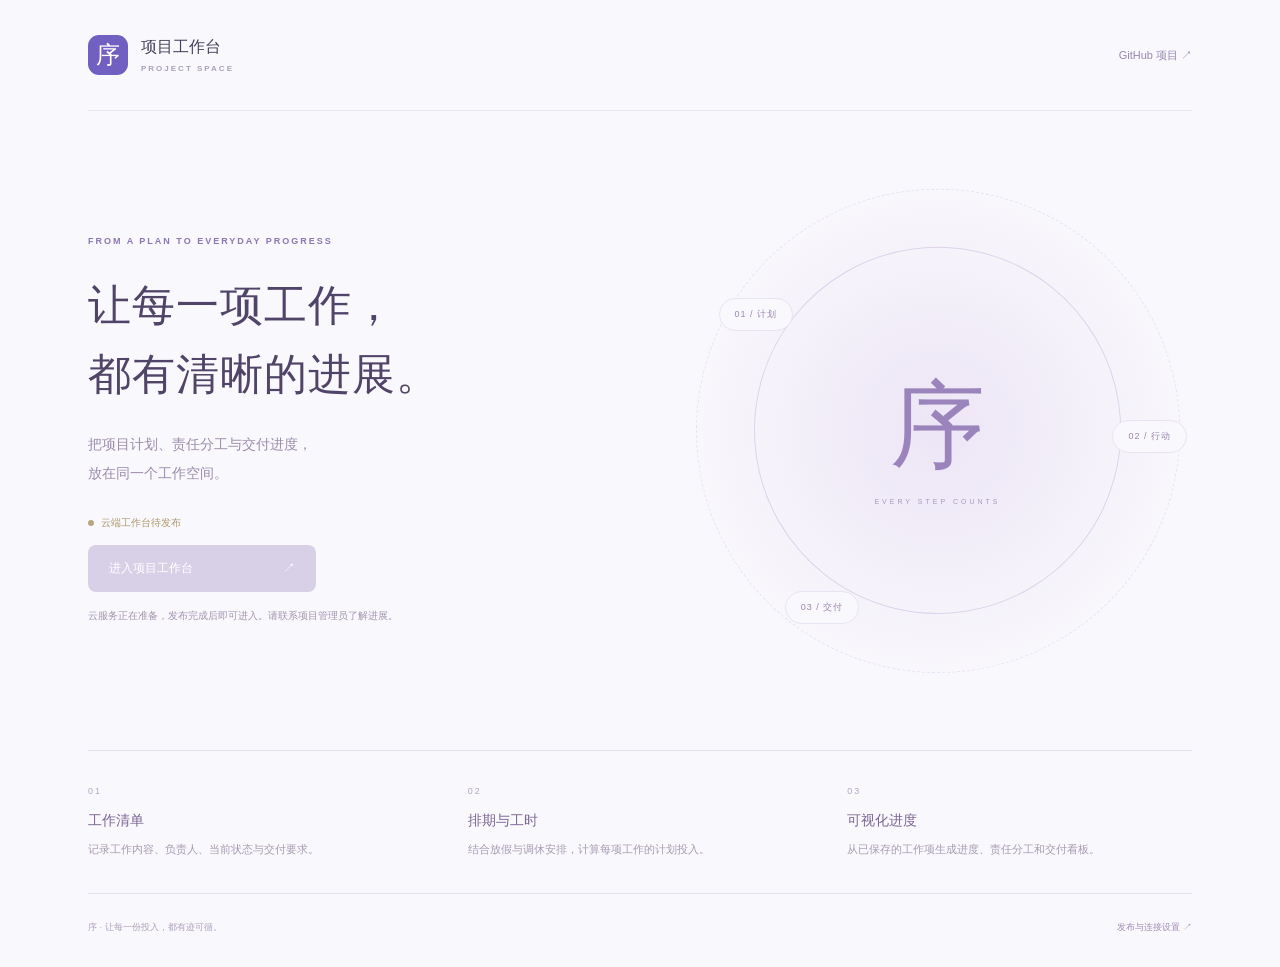
<file: docs/index.html>
<!doctype html>
<html lang="zh-CN">
<head>
  <meta charset="utf-8"><meta name="viewport" content="width=device-width,initial-scale=1">
  <meta name="theme-color" content="#6555bf"><meta name="description" content="序 · 项目工作台，统一记录工作清单、责任分工、排期工时与项目进度。">
  <meta http-equiv="Content-Security-Policy" content="default-src 'self'; script-src 'self'; style-src 'self'; connect-src 'self'; object-src 'none'; base-uri 'self'">
  <title>序 · 项目工作台</title><link rel="icon" href="favicon.svg"><link rel="stylesheet" href="portal.css"><script src="portal.js" defer></script>
</head>
<body>
  <div class="portal-wrap">
    <header><a class="brand" href="./"><span class="brandmark">序</span><span>项目工作台<small>PROJECT SPACE</small></span></a><a class="header-link" href="https://github.com/leo131496/day-to-day-development" target="_blank" rel="noopener noreferrer">GitHub 项目 ↗</a></header>
    <main>
      <section class="hero"><div class="hero-copy"><p class="eyebrow">FROM A PLAN TO EVERYDAY PROGRESS</p><h1>让每一项工作，<br>都有清晰的进展。</h1><p class="intro">把项目计划、责任分工与交付进度，<br>放在同一个工作空间。</p><div class="portal-entry"><span id="release-status" class="release-status">正在读取发布状态…</span><a id="enter-workspace" class="primary disabled" aria-disabled="true">进入项目工作台 <span>↗</span></a><p id="entry-note" class="entry-note" role="status">正在确认工作台地址。</p></div><noscript><p>请启用 JavaScript 查看已发布的工作台地址，或联系项目管理员。</p></noscript></div>
      <div class="hero-art" aria-hidden="true"><div class="orbit orbit-one"></div><div class="orbit orbit-two"></div><div class="art-center">序<small>EVERY STEP COUNTS</small></div><span class="art-label label-plan">01 / 计划</span><span class="art-label label-action">02 / 行动</span><span class="art-label label-delivery">03 / 交付</span></div></section>
      <section class="features" aria-label="工作台功能"><article><span>01</span><h2>工作清单</h2><p>记录工作内容、负责人、当前状态与交付要求。</p></article><article><span>02</span><h2>排期与工时</h2><p>结合放假与调休安排，计算每项工作的计划投入。</p></article><article><span>03</span><h2>可视化进度</h2><p>从已保存的工作项生成进度、责任分工和交付看板。</p></article></section>
    </main>
    <footer><span>序 · 让每一份投入，都有迹可循。</span><a href="deploy.html">发布与连接设置 ↗</a></footer>
  </div>
</body></html>
</file>
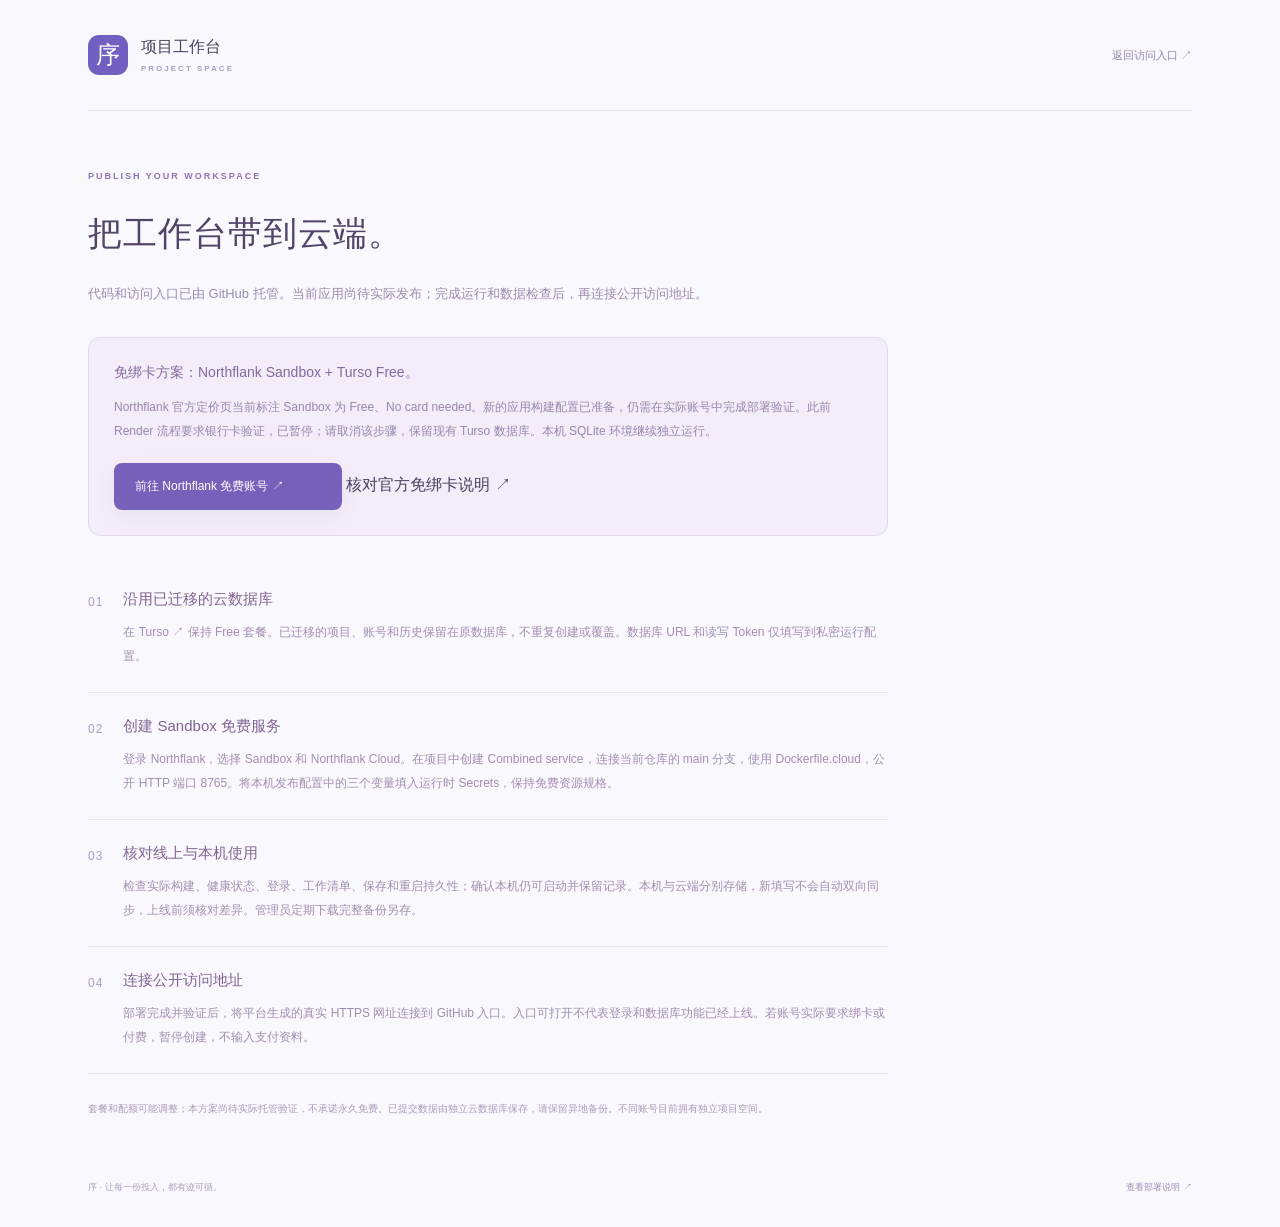
<file: docs/deploy.html>
<!doctype html>
<html lang="zh-CN">
<head><meta charset="utf-8"><meta name="viewport" content="width=device-width,initial-scale=1"><meta name="theme-color" content="#6555bf"><meta http-equiv="Content-Security-Policy" content="default-src 'self'; style-src 'self'; object-src 'none'; base-uri 'self'"><title>发布设置 · 序</title><link rel="icon" href="favicon.svg"><link rel="stylesheet" href="portal.css"></head>
<body><div class="portal-wrap"><header><a class="brand" href="./"><span class="brandmark">序</span><span>项目工作台<small>PROJECT SPACE</small></span></a><a class="header-link" href="./">返回访问入口 ↗</a></header>
<main class="setup-page"><p class="eyebrow">PUBLISH YOUR WORKSPACE</p><h1>把工作台带到云端。</h1><p class="setup-intro">代码和访问入口已由 GitHub 托管。当前应用尚待实际发布；完成运行和数据检查后，再连接公开访问地址。</p>
<div class="setup-callout"><strong>免绑卡方案：Northflank Sandbox + Turso Free。</strong><p>Northflank 官方定价页当前标注 Sandbox 为 Free、No card needed。新的应用构建配置已准备，仍需在实际账号中完成部署验证。此前 Render 流程要求银行卡验证，已暂停；请取消该步骤，保留现有 Turso 数据库。本机 SQLite 环境继续独立运行。</p><a class="primary" href="https://app.northflank.com/signup" target="_blank" rel="noopener noreferrer">前往 Northflank 免费账号 ↗</a> <a href="https://northflank.com/pricing" target="_blank" rel="noopener noreferrer">核对官方免绑卡说明 ↗</a></div>
<ol class="setup-steps"><li><span>01</span><div><h2>沿用已迁移的云数据库</h2><p>在 <a href="https://turso.tech/" target="_blank" rel="noopener noreferrer">Turso ↗</a> 保持 Free 套餐。已迁移的项目、账号和历史保留在原数据库，不重复创建或覆盖。数据库 URL 和读写 Token 仅填写到私密运行配置。</p></div></li><li><span>02</span><div><h2>创建 Sandbox 免费服务</h2><p>登录 Northflank，选择 Sandbox 和 Northflank Cloud。在项目中创建 Combined service，连接当前仓库的 main 分支，使用 Dockerfile.cloud，公开 HTTP 端口 8765。将本机发布配置中的三个变量填入运行时 Secrets，保持免费资源规格。</p></div></li><li><span>03</span><div><h2>核对线上与本机使用</h2><p>检查实际构建、健康状态、登录、工作清单、保存和重启持久性；确认本机仍可启动并保留记录。本机与云端分别存储，新填写不会自动双向同步，上线前须核对差异。管理员定期下载完整备份另存。</p></div></li><li><span>04</span><div><h2>连接公开访问地址</h2><p>部署完成并验证后，将平台生成的真实 HTTPS 网址连接到 GitHub 入口。入口可打开不代表登录和数据库功能已经上线。若账号实际要求绑卡或付费，暂停创建，不输入支付资料。</p></div></li></ol>
<p class="setup-footnote">套餐和配额可能调整；本方案尚待实际托管验证，不承诺永久免费。已提交数据由独立云数据库保存，请保留异地备份。不同账号目前拥有独立项目空间。</p></main>
<footer><span>序 · 让每一份投入，都有迹可循。</span><a href="https://github.com/leo131496/day-to-day-development/blob/main/DEPLOYMENT.md" target="_blank" rel="noopener noreferrer">查看部署说明 ↗</a></footer></div></body></html>
</file>
<file: docs/portal.css>
:root{font-family:-apple-system,BlinkMacSystemFont,"Segoe UI","PingFang SC","Microsoft YaHei",sans-serif;color:#46415d;background:#f9f8fc;font-synthesis:none}*{box-sizing:border-box}body{margin:0}a{color:inherit;text-decoration:none}button,a,input{ -webkit-tap-highlight-color:transparent}a:focus-visible{outline:3px solid #ad99d9;outline-offset:5px}.portal-wrap{max-width:1200px;padding:0 48px;margin:auto}header{height:111px;display:flex;align-items:center;justify-content:space-between;border-bottom:1px solid #e8e4ee}.brand{display:flex;align-items:center;gap:13px;font-size:16px;font-weight:550}.brandmark{width:40px;height:40px;border-radius:11px;background:#7160c2;color:#fff;display:grid;place-items:center;font-size:24px;font-weight:400}.brand small{display:block;font-size:8px;letter-spacing:2px;color:#aaa0bd;margin-top:6px}.header-link{font-size:11px;color:#9686af}.hero{display:grid;grid-template-columns:1.1fr 1fr;gap:35px;align-items:center;min-height:560px;padding:65px 0}.eyebrow{font-size:9px;letter-spacing:2px;font-weight:600;color:#8c76b3;margin:0 0 25px}h1{font-size:43px;line-height:1.6;letter-spacing:1px;font-weight:500;color:#514469;margin:0 0 21px}.intro{font-size:14px;line-height:2.1;color:#9c8cad;margin:0 0 27px}.portal-entry{max-width:380px}.release-status{font-size:10px;color:#ac976b;display:flex;align-items:center;gap:7px;margin-bottom:15px}.release-status:before{content:"";height:6px;width:6px;border-radius:50%;background:#b9a580}.release-status.connected{color:#72958f}.release-status.connected:before{background:#87aba2}.primary{display:inline-flex;align-items:center;justify-content:space-between;gap:30px;background:#7660b9;color:#fff;font-size:12px;padding:15px 21px;border-radius:8px;box-shadow:0 7px 20px #69539b12;min-width:228px}.primary:hover{background:#6850ae}.primary.disabled{background:#d8d0e7;color:#fff;pointer-events:none;box-shadow:none}.entry-note{font-size:10px;line-height:1.9;color:#a293b0;max-width:330px;margin:14px 0 0}.hero-art{position:relative;aspect-ratio:1;min-width:0;display:grid;place-items:center;overflow:hidden;background:radial-gradient(ellipse,#ece5f6 0%,#f9f8fc 70%);border-radius:50%}.orbit{position:absolute;border:1px solid #ddd3ea;border-radius:50%;width:72%;height:72%;transform:rotate(-30deg)}.orbit-two{width:95%;height:95%;border-style:dashed;border-color:#e9e2f2}.art-center{font-size:95px;font-weight:300;color:#9b84bb;text-align:center;line-height:1.5}.art-center small{display:block;font-size:7px;letter-spacing:3px;color:#aa97be}.art-label{position:absolute;font-size:9px;letter-spacing:1px;background:#f9f8fc;border:1px solid #e9e2f1;border-radius:20px;padding:9px 15px;color:#9a83b1}.label-plan{left:7%;top:24%}.label-action{right:1%;top:48%}.label-delivery{left:20%;bottom:12%}.features{display:grid;grid-template-columns:repeat(3,1fr);border-top:1px solid #e8e2ef;border-bottom:1px solid #e8e2ef;padding:29px 0 33px;gap:35px}.features article>span{font-size:9px;color:#b4a4c7;letter-spacing:2px}.features h2{font-size:14px;font-weight:500;color:#7b6594;margin:14px 0 9px}.features p{font-size:11px;color:#a79ab3;line-height:1.9;margin:0}footer{display:flex;align-items:center;justify-content:space-between;gap:20px;padding:27px 0 33px;font-size:9px;color:#afa0be}footer>a{color:#a28bb6}.setup-page{max-width:800px;padding:60px 0 25px}.setup-page h1{font-size:34px}.setup-intro{font-size:13px;line-height:2;color:#9c8bad}.setup-callout{border:1px solid #e1d7ed;border-radius:12px;background:#f2edf8;padding:25px;margin:30px 0}.setup-callout strong{font-size:14px;font-weight:500;color:#86699e}.setup-callout p{font-size:12px;line-height:2;color:#9a85ad;margin:13px 0 20px}.setup-callout .primary{max-width:100%}.setup-steps{list-style:none;padding:0;counter-reset:step}.setup-steps li{display:flex;gap:20px;padding:24px 0;border-bottom:1px solid #ebe5f1}.setup-steps li>span{font-size:12px;color:#b09bc6;padding-top:5px;letter-spacing:1px}.setup-steps h2{font-size:15px;font-weight:500;color:#806493;margin:0 0 11px}.setup-steps p{font-size:12px;line-height:2;color:#a28eaf;margin:0}.setup-footnote{font-size:10px;line-height:2;color:#ac9aba;margin-top:25px}noscript p{font-size:12px;color:#a28eaf}
@media(max-width:760px){.portal-wrap{padding:0 24px}header{height:85px}.brand{font-size:14px}.brandmark{width:35px;height:35px;font-size:21px}.header-link{font-size:10px}.hero{grid-template-columns:1fr;gap:15px;padding:43px 0 30px;min-height:0}.hero h1{font-size:32px}.eyebrow{font-size:8px;letter-spacing:1.3px;margin-bottom:22px}.intro{font-size:12px}.hero-art{max-width:260px;justify-self:center;width:100%;margin-top:6px}.art-center{font-size:66px}.art-label{font-size:8px;padding:7px 11px}.features{grid-template-columns:1fr;padding:25px 0;gap:25px}.features article{display:grid;grid-template-columns:26px 1fr;gap:6px 8px}.features article>span{grid-row:1/3;padding-top:4px}.features h2{margin:0;font-size:13px}.features p{font-size:10px}.entry-note{font-size:10px;max-width:none}footer{font-size:8px;gap:12px;align-items:flex-start;padding:24px 0}.setup-page{padding:40px 0 20px}.setup-page h1{font-size:27px}.setup-intro,.setup-callout p,.setup-steps p{font-size:11px}.setup-callout{padding:20px}.setup-callout strong{font-size:12px}.setup-callout .primary{font-size:11px;min-width:0;width:100%;gap:8px}.setup-steps li{gap:13px}.setup-steps h2{font-size:14px}.setup-footnote{font-size:9px}}
</file>
